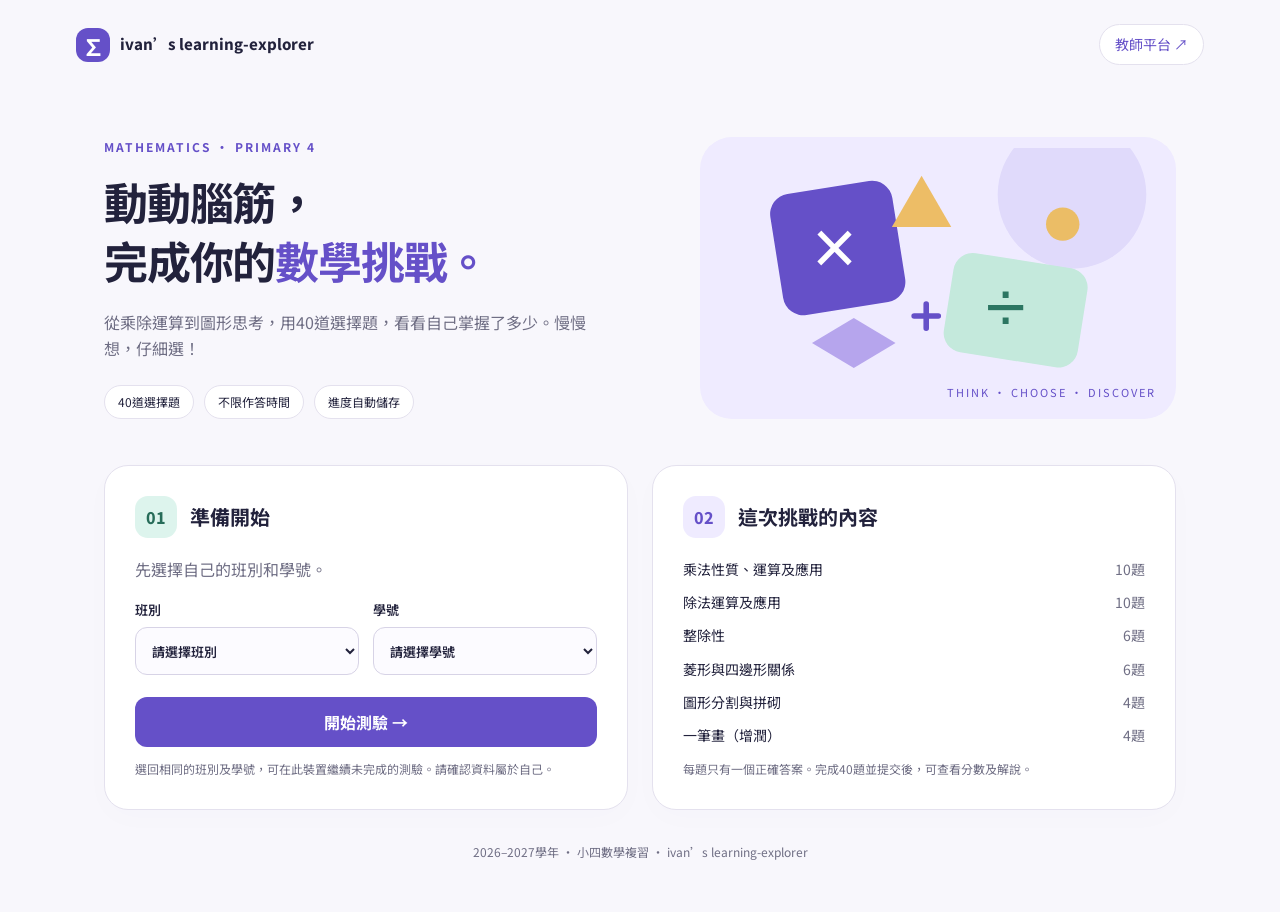
<file: index.html>
<!doctype html><html lang="zh-Hant"><head><meta charset="utf-8"><meta name="viewport" content="width=device-width,initial-scale=1"><meta name="description" content="小四數學40題選擇題，涵蓋乘除法、整除性、四邊形、圖形分割及一筆畫。"><title>小四數學40題｜ivan’s learning-explorer</title><link rel="stylesheet" href="style.css"></head><body>
<header><a class="brand" href="./"><b>∑</b>ivan’s learning-explorer</a><a class="navlink" href="teacher.html">教師平台 ↗</a></header>
<main class="wrap"><section id="entrance"><div class="hero"><div><div class="eyebrow">MATHEMATICS • PRIMARY 4</div><h1>動動腦筋，<br>完成你的<span>數學挑戰。</span></h1><p class="muted">從乘除運算到圖形思考，用40道選擇題，看看自己掌握了多少。慢慢想，仔細選！</p><div class="pills"><span class="pill">40道選擇題</span><span class="pill">不限作答時間</span><span class="pill">進度自動儲存</span></div></div><div class="heroart" aria-hidden="true"><svg viewBox="0 0 440 280"><circle cx="365" cy="50" r="80" fill="#e0dafb"/><rect x="45" y="42" width="133" height="132" rx="22" fill="#6550c8" transform="rotate(-9 110 100)"/><text x="85" y="136" fill="white" font-size="83" font-family="sans-serif">×</text><rect x="232" y="120" width="146" height="108" rx="21" fill="#c4e9dc" transform="rotate(9 300 170)"/><text x="272" y="198" fill="#2c7662" font-size="78" font-family="sans-serif">÷</text><path d="M203 30L235 85L171 85Z" fill="#edbd66"/><path d="M85 210L130 183L175 210L130 237Z" fill="#b6a5ed"/><circle cx="355" cy="82" r="18" fill="#ebbd66"/><path d="M195 181h26m-13-13v26" stroke="#6550c8" stroke-width="6" stroke-linecap="round"/></svg><span class="artnote">THINK · CHOOSE · DISCOVER</span></div></div>
<div class="entry"><section class="card"><div class="cardtitle"><span class="icon">01</span><h2>準備開始</h2></div><p class="muted">先選擇自己的班別和學號。</p><form id="entryform"><div class="formrow"><label>班別<select id="class" required><option value="">請選擇班別</option><option>4A</option><option>4B</option><option>4C</option></select></label><label>學號<select id="number" required></select></label></div><button class="primary wide" id="start">開始測驗 →</button><p class="help">選回相同的班別及學號，可在此裝置繼續未完成的測驗。請確認資料屬於自己。</p><div id="entryerror" class="alert" role="alert"></div></form></section>
<section class="card"><div class="cardtitle"><span class="icon" style="background:#efebff;color:#6550c8">02</span><h2>這次挑戰的內容</h2></div><div class="topiclist"><div class="topicitem"><span>乘法性質、運算及應用</span><span>10題</span></div><div class="topicitem"><span>除法運算及應用</span><span>10題</span></div><div class="topicitem"><span>整除性</span><span>6題</span></div><div class="topicitem"><span>菱形與四邊形關係</span><span>6題</span></div><div class="topicitem"><span>圖形分割與拼砌</span><span>4題</span></div><div class="topicitem"><span>一筆畫（增潤）</span><span>4題</span></div></div><p class="help">每題只有一個正確答案。完成40題並提交後，可查看分數及解說。</p></section></div></section>
<section id="activity" hidden><div class="studentbar"><div><div class="eyebrow">YOUR MATHS CHALLENGE</div><h1>小四數學40題</h1><span class="muted" id="identity"></span></div><button class="small" id="switch">切換學生</button></div><div id="syncerror" class="alert" role="alert"></div><div class="quizlayout"><section class="card questioncard"><div class="qmeta"><span id="qtopic"></span><span id="qcounter"></span></div><div id="question" class="qstem"></div><div id="qdiagram"></div><div id="choices" class="choices" role="group" aria-label="答案選項"></div><div class="quiznav"><button id="prev" class="secondary">← 上一題</button><button id="next" class="primary">下一題 →</button></div></section><aside class="card sidebar"><h2>你的作答進度</h2><div><strong id="answered">0</strong><span class="muted"> / 40題</span></div><div class="progress" role="progressbar" aria-label="作答進度" aria-valuemin="0" aria-valuemax="40" aria-valuenow="0"><div id="progressfill"></div></div><div id="savestatus" class="savebadge" aria-live="polite">已連接雲端</div><div id="qgrid" class="questiongrid" aria-label="題目導覽"></div><p class="legend">綠色：已作答　紫框：目前題目</p><button class="primary wide" id="submit">檢查及提交</button><button class="small wide" id="retry">立即同步進度</button><p class="help">可以先跳題，再回來完成。提交後答案會鎖定。</p></aside></div></section>
<section id="results" hidden><div class="studentbar"><h1>你完成了！</h1><button id="resultSwitch" class="small">切換學生</button></div><div class="card"><div class="scorebox"><div class="eyebrow" id="resultidentity"></div><p>這次挑戰的成績</p><div class="score" id="score"></div><p class="right">✓ 成績已儲存到雲端，老師可以查看。</p><button class="secondary" id="again">再挑戰一次</button></div><div id="topicresults" class="topicresults"></div><h2>一起看看答案</h2><div id="review"></div></div></section>
<div class="pagefoot">2026–2027學年 · 小四數學複習 · ivan’s learning-explorer</div></main>
<dialog id="confirm"><h2>準備提交嗎？</h2><p id="confirmtext"></p><div class="quiznav"><button id="cancel" class="secondary">繼續檢查</button><button id="confirmSubmit" class="primary">確認提交</button></div></dialog><script type="module" src="app.js"></script></body></html>
</file>
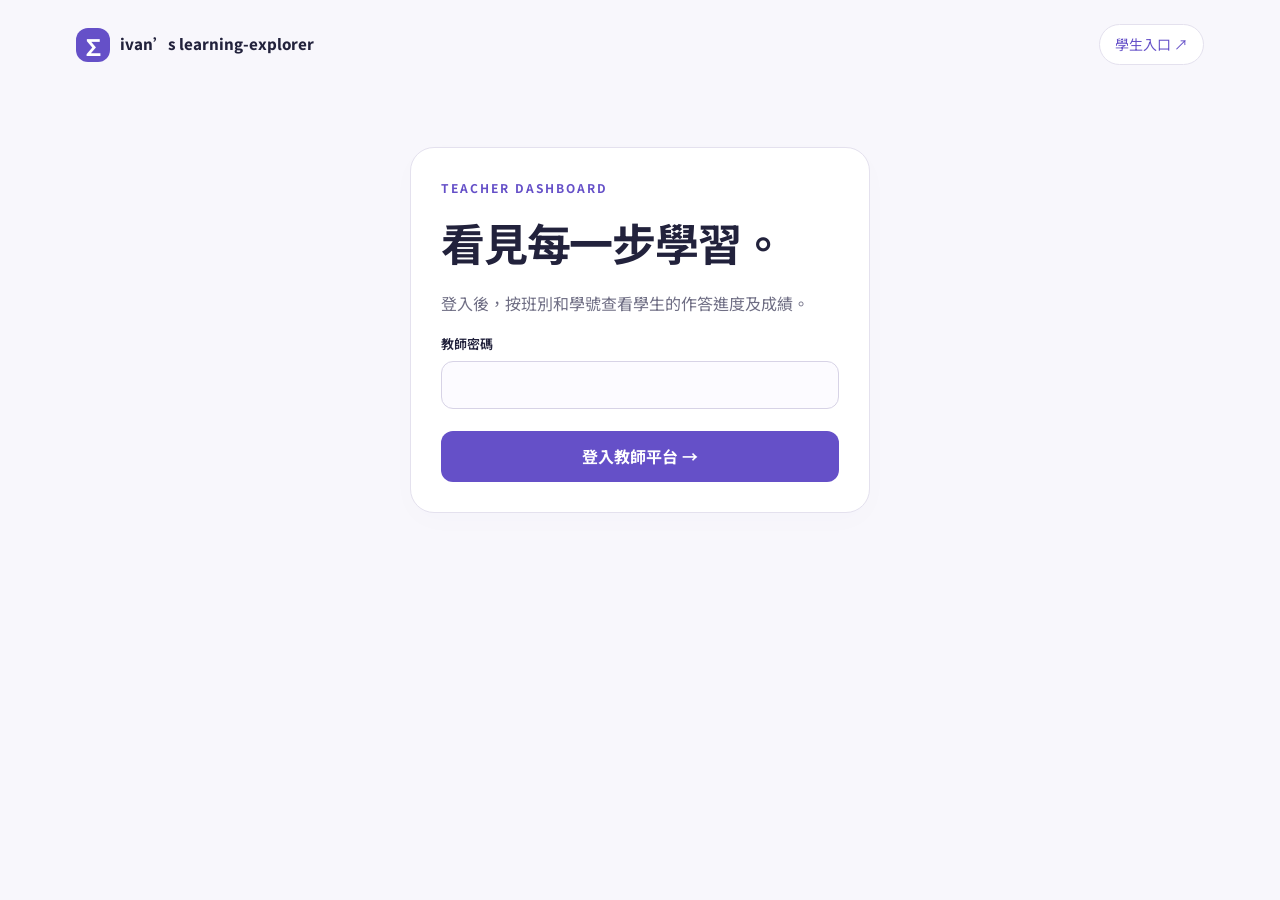
<file: teacher.html>
<!doctype html><html lang="zh-Hant"><head><meta charset="utf-8"><meta name="viewport" content="width=device-width,initial-scale=1"><meta name="robots" content="noindex"><title>教師平台｜小四數學40題</title><link rel="stylesheet" href="style.css"></head><body><header><a class="brand" href="./"><b>∑</b>ivan’s learning-explorer</a><a class="navlink" href="./">學生入口 ↗</a></header><main class="wrap"><section id="login" class="card teacherintro"><div class="eyebrow">TEACHER DASHBOARD</div><h1>看見每一步學習。</h1><p class="muted">登入後，按班別和學號查看學生的作答進度及成績。</p><form id="loginform"><label>教師密碼<input id="password" type="password" autocomplete="current-password" required maxlength="100"></label><button class="primary wide" id="loginbutton">登入教師平台 →</button></form><div id="loginerror" class="alert" role="alert"></div></section><section id="dashboard" hidden><div class="sectionhead"><div><div class="eyebrow">2026–2027 · PRIMARY 4 MATHEMATICS</div><h1>學生學習概覽</h1></div><button class="small" id="logout">登出</button></div><p class="muted">40題數學測驗 · 4A–4C · 每班1–25號</p><div id="error" class="alert" role="alert"></div><div class="toolbar"><label>班別<select id="class"><option value="">全部班別</option><option>4A</option><option>4B</option><option>4C</option></select></label><label>學號<select id="number"></select></label><label>完成情況<select id="status"><option value="">全部情況</option><option value="not_started">未開始</option><option value="in_progress">作答中</option><option value="completed">已完成</option></select></label><button class="primary" id="refresh">重新整理</button><button class="secondary" id="csv">匯出CSV</button></div><div id="stats" class="stats"></div><label class="checkline"><input type="checkbox" id="history">顯示所有作答紀錄（預設每位學生最新一次）</label><div class="tablewrap"><table><thead><tr><th>班別</th><th>學號</th><th>完成情況</th><th>已答題數</th><th>分數</th><th>作答時間</th><th>最後更新（香港）</th><th>詳細資料</th></tr></thead><tbody id="rows"></tbody></table></div><p id="count" class="help" aria-live="polite"></p><p class="help">「未開始」按75個班別／學號組合及雲端紀錄判定。班別與學號由學生自行選擇，未經額外身分驗證。重新整理可取得最新紀錄。</p></section></main><dialog id="detail"><div class="detailtop"><h2 id="detailtitle"></h2><button class="small" id="closeDetail">關閉</button></div><div id="detailbody"></div></dialog><script type="module" src="teacher.js"></script></body></html>
</file>
<file: style.css>
@import url('https://fonts.googleapis.com/css2?family=Noto+Sans+TC:wght@400;500;600;700;800;900&display=swap');
:root{--ink:#22223c;--muted:#6f6e84;--purple:#6550c8;--pale:#efebff;--line:#e4e1ee;--mint:#ddf4ed;--bg:#f8f7fc}*{box-sizing:border-box}body{margin:0;background:var(--bg);color:var(--ink);font-family:'Noto Sans TC',system-ui,sans-serif;line-height:1.65}a{color:var(--purple);text-decoration:none}a:hover{text-decoration:underline}button,input,select{font:inherit}button,a,select,input{touch-action:manipulation}button{cursor:pointer}button:disabled{cursor:wait;opacity:.55}button:focus-visible,a:focus-visible,input:focus-visible,select:focus-visible{outline:3px solid #b79620;outline-offset:3px}header{max-width:1200px;margin:auto;padding:24px 36px;display:flex;align-items:center;justify-content:space-between;gap:14px}.brand{font-size:15px;font-weight:800;color:var(--ink);display:flex;gap:10px;align-items:center}.brand b{display:grid;place-items:center;background:var(--purple);color:white;border-radius:12px;width:34px;height:34px;font-size:23px}.navlink{font-size:14px;padding:8px 15px;border:1px solid var(--line);border-radius:24px;background:white}.wrap{max-width:1128px;margin:0 auto;padding:18px 28px 50px}.hero{display:grid;grid-template-columns:1.2fr 1fr;gap:24px;padding:30px 0 22px}.eyebrow{text-transform:uppercase;letter-spacing:2px;font-size:12px;font-weight:700;color:var(--purple)}h1{font-size:clamp(28px,4vw,44px);line-height:1.35;letter-spacing:-1.2px;margin:15px 0 18px}h1 span{color:var(--purple)}h2{font-size:24px;line-height:1.5;margin:0 0 12px}h3{font-size:18px}.muted{color:var(--muted)}.hero p{font-size:16px;max-width:510px}.heroart{position:relative;min-height:270px;border-radius:32px;background:var(--pale);overflow:hidden;display:flex;align-items:center;justify-content:center}.heroart svg{width:90%;height:260px}.heroart .artnote{position:absolute;bottom:18px;right:20px;font-size:11px;letter-spacing:2px;color:var(--purple)}.pills{display:flex;gap:10px;flex-wrap:wrap;margin-top:24px}.pill{display:inline-block;font-size:12px;background:white;border:1px solid var(--line);border-radius:30px;padding:6px 13px}.entry{display:grid;grid-template-columns:1fr 1fr;gap:24px;margin-top:24px}.card{background:white;border:1px solid var(--line);border-radius:24px;padding:30px;box-shadow:0 8px 30px #33286604}.cardtitle{display:flex;gap:13px;align-items:center;margin-bottom:18px}.icon{display:grid;place-items:center;width:42px;height:42px;border-radius:13px;background:var(--mint);font-weight:800;color:#276c59}.cardtitle h2{font-size:20px;margin:0}.formrow{display:flex;gap:14px}.formrow>label{flex:1}label{display:block;font-size:13px;font-weight:600;margin:0 0 12px}select,input{width:100%;border:1px solid #d7d3e6;border-radius:12px;background:#fcfbff;color:var(--ink);padding:12px;margin-top:7px;min-height:48px}.primary,.secondary,.small{border:0;border-radius:12px;padding:12px 20px;font-weight:700;display:inline-block}.primary{background:var(--purple);color:white}.primary:hover{background:#503db1}.secondary{background:var(--pale);color:var(--purple)}.small{background:white;border:1px solid var(--line);font-size:13px;padding:8px 13px}.wide{width:100%;margin-top:10px}.help{font-size:12px;color:var(--muted);margin:12px 0 0}.topiclist{display:grid;gap:10px;margin:20px 0 0}.topicitem{display:flex;justify-content:space-between;font-size:14px;gap:12px}.topicitem span:last-child{color:var(--muted);font-variant-numeric:tabular-nums}.alert{color:#a33d24;background:#fff1e9;border-radius:12px;padding:12px 15px;margin:12px 0;font-size:14px}.alert:empty{display:none}.success{background:#e3f6ed;color:#28664c}.pagefoot{text-align:center;font-size:12px;color:var(--muted);padding-top:32px}.hidden,[hidden]{display:none!important}.studentbar{display:flex;justify-content:space-between;align-items:center;gap:15px;margin:8px 0 24px}.studentbar h1{font-size:28px;margin:0}.savebadge{font-size:12px;color:#23785b}.quizlayout{display:grid;grid-template-columns:minmax(0,1fr) 270px;gap:22px}.questioncard{padding:32px}.qmeta{display:flex;justify-content:space-between;gap:15px;color:var(--purple);font-size:13px;font-weight:600;margin-bottom:20px}.qstem{font-size:23px;line-height:1.7;white-space:pre-line;margin-bottom:24px}.choices{display:grid;gap:12px}.choice{display:flex;gap:16px;align-items:center;width:100%;text-align:left;border:1.5px solid var(--line);border-radius:14px;background:white;padding:16px 18px;color:var(--ink);font-size:17px}.choice b{background:#f2f0f8;min-width:32px;height:32px;display:grid;place-items:center;border-radius:9px;color:var(--muted)}.choice[aria-pressed=true]{background:#f3f0ff;border-color:var(--purple)}.choice[aria-pressed=true] b{background:var(--purple);color:white}.quiznav{display:flex;justify-content:space-between;gap:16px;margin-top:28px}.quiznav button{min-width:110px}.questiongrid{display:grid;grid-template-columns:repeat(5,1fr);gap:7px;margin-top:18px}.qjump{border:1px solid var(--line);background:#f7f5fb;border-radius:9px;min-height:34px;color:var(--muted);font-size:12px}.qjump.answered{background:var(--mint);color:#286950;border-color:#c6e6db}.qjump.active{outline:2px solid var(--purple);outline-offset:1px;color:var(--purple);font-weight:800}.progress{height:7px;background:#ece9f5;border-radius:5px;overflow:hidden;margin:13px 0}.progress div{height:100%;background:var(--purple);border-radius:5px;transition:width .2s}.sidebar{padding:24px;height:fit-content}.sidebar h2{font-size:17px}.legend{font-size:11px;color:var(--muted);margin-top:14px}.diagram{display:block;max-width:400px;width:100%;margin:10px auto 22px;stroke:#423b71;stroke-width:3;fill:#e9e4fa;stroke-linejoin:round}.diagram path{fill:none}.diagram circle{fill:#423b71}.diagram .dash{stroke:#d06e22;stroke-dasharray:7 5}.diagram .ghost{stroke:#aaa1c8;stroke-dasharray:4 4;stroke-width:2}.diagram text{stroke:none;fill:#423b71;font-size:20px}.scorebox{text-align:center;background:var(--pale);border-radius:20px;padding:25px}.score{font-size:62px;line-height:1.2;font-weight:900;color:var(--purple)}.score small{font-size:23px}.reviewitem{border-top:1px solid var(--line);padding:20px 0}.reviewitem h3{font-size:17px;margin:0 0 10px}.right{color:#23775a}.wrong{color:#bd4e3d}.tag{display:inline-block;border-radius:20px;padding:3px 10px;background:var(--pale);color:var(--purple);font-size:12px;white-space:nowrap}.tag.done{background:var(--mint);color:#24664d}.tag.wait{background:#f5eedb;color:#856528}.toolbar{display:flex;align-items:end;gap:14px;flex-wrap:wrap;margin:22px 0}.toolbar label{min-width:130px;flex:1}.toolbar button{margin-bottom:12px;min-height:48px}.stats{display:grid;grid-template-columns:repeat(4,1fr);gap:15px;margin-bottom:24px}.stat{background:white;border:1px solid var(--line);border-radius:18px;padding:20px}.stat strong{font-size:30px;display:block}.stat span{font-size:12px;color:var(--muted)}.tablewrap{overflow-x:auto;border:1px solid var(--line);border-radius:18px;background:white}table{border-collapse:collapse;width:100%;font-size:13px;white-space:nowrap}th{background:#eeebf7;text-align:left;color:#645c7c;font-weight:600}th,td{padding:14px 16px;border-bottom:1px solid var(--line)}tr:last-child td{border:0}.detail{position:fixed;inset:0;background:#25203977;z-index:20;overflow:auto;padding:30px 20px}.detail>.card{max-width:800px;margin:auto}.detailtop{display:flex;justify-content:space-between;gap:18px;align-items:start}.sectionhead{display:flex;align-items:center;justify-content:space-between;gap:15px}dialog{border:0;border-radius:22px;max-width:440px;width:90%;padding:30px;color:var(--ink)}dialog::backdrop{background:#22223c77}dialog .quiznav{justify-content:flex-end}.teacherintro{max-width:460px;margin:40px auto}.empty{text-align:center;padding:35px}.checkline{display:flex;align-items:center;gap:9px;font-size:13px;margin-bottom:15px}.checkline input{width:18px;min-height:18px;margin:0}.topicresults{display:grid;grid-template-columns:repeat(3,1fr);gap:12px;margin:20px 0}.topicresults .stat{padding:12px}.topicresults strong{font-size:21px}.topicresults span{font-size:12px}@media(max-width:850px){.quizlayout{grid-template-columns:1fr}.sidebar{order:2}.questiongrid{grid-template-columns:repeat(10,1fr)}.hero{gap:18px}.heroart{min-height:230px}.heroart svg{height:220px}.stats{grid-template-columns:repeat(2,1fr)}}@media(max-width:620px){header{padding:18px 20px}.brand{font-size:12px}.brand b{width:30px;height:30px}.navlink{font-size:12px;padding:7px 11px}.wrap{padding:5px 18px 35px}.hero{grid-template-columns:1fr;padding-top:15px}.heroart{min-height:180px}.heroart svg{height:180px}.hero p{font-size:14px}.entry{grid-template-columns:1fr;margin-top:10px}.card{padding:23px}.questioncard{padding:23px}.qstem{font-size:20px}.choice{font-size:16px;padding:13px}.questiongrid{grid-template-columns:repeat(8,1fr)}.studentbar{align-items:start}.studentbar h1{font-size:22px}.studentbar>.muted{font-size:12px}.topicresults{grid-template-columns:repeat(2,1fr)}.detail{padding:16px 10px}.toolbar{gap:10px}.toolbar label{min-width:110px}.pills{margin-top:16px}h1{letter-spacing:-.5px}}
@media(prefers-reduced-motion:reduce){*{transition:none!important}}@media print{header,.toolbar,.pagefoot,button{display:none!important}.card{box-shadow:none}.detail{position:static;background:white}.wrap{max-width:none}.reviewitem{break-inside:avoid}}
#detail{max-width:820px;width:calc(100% - 32px);max-height:90vh;overflow:auto}
</file>
